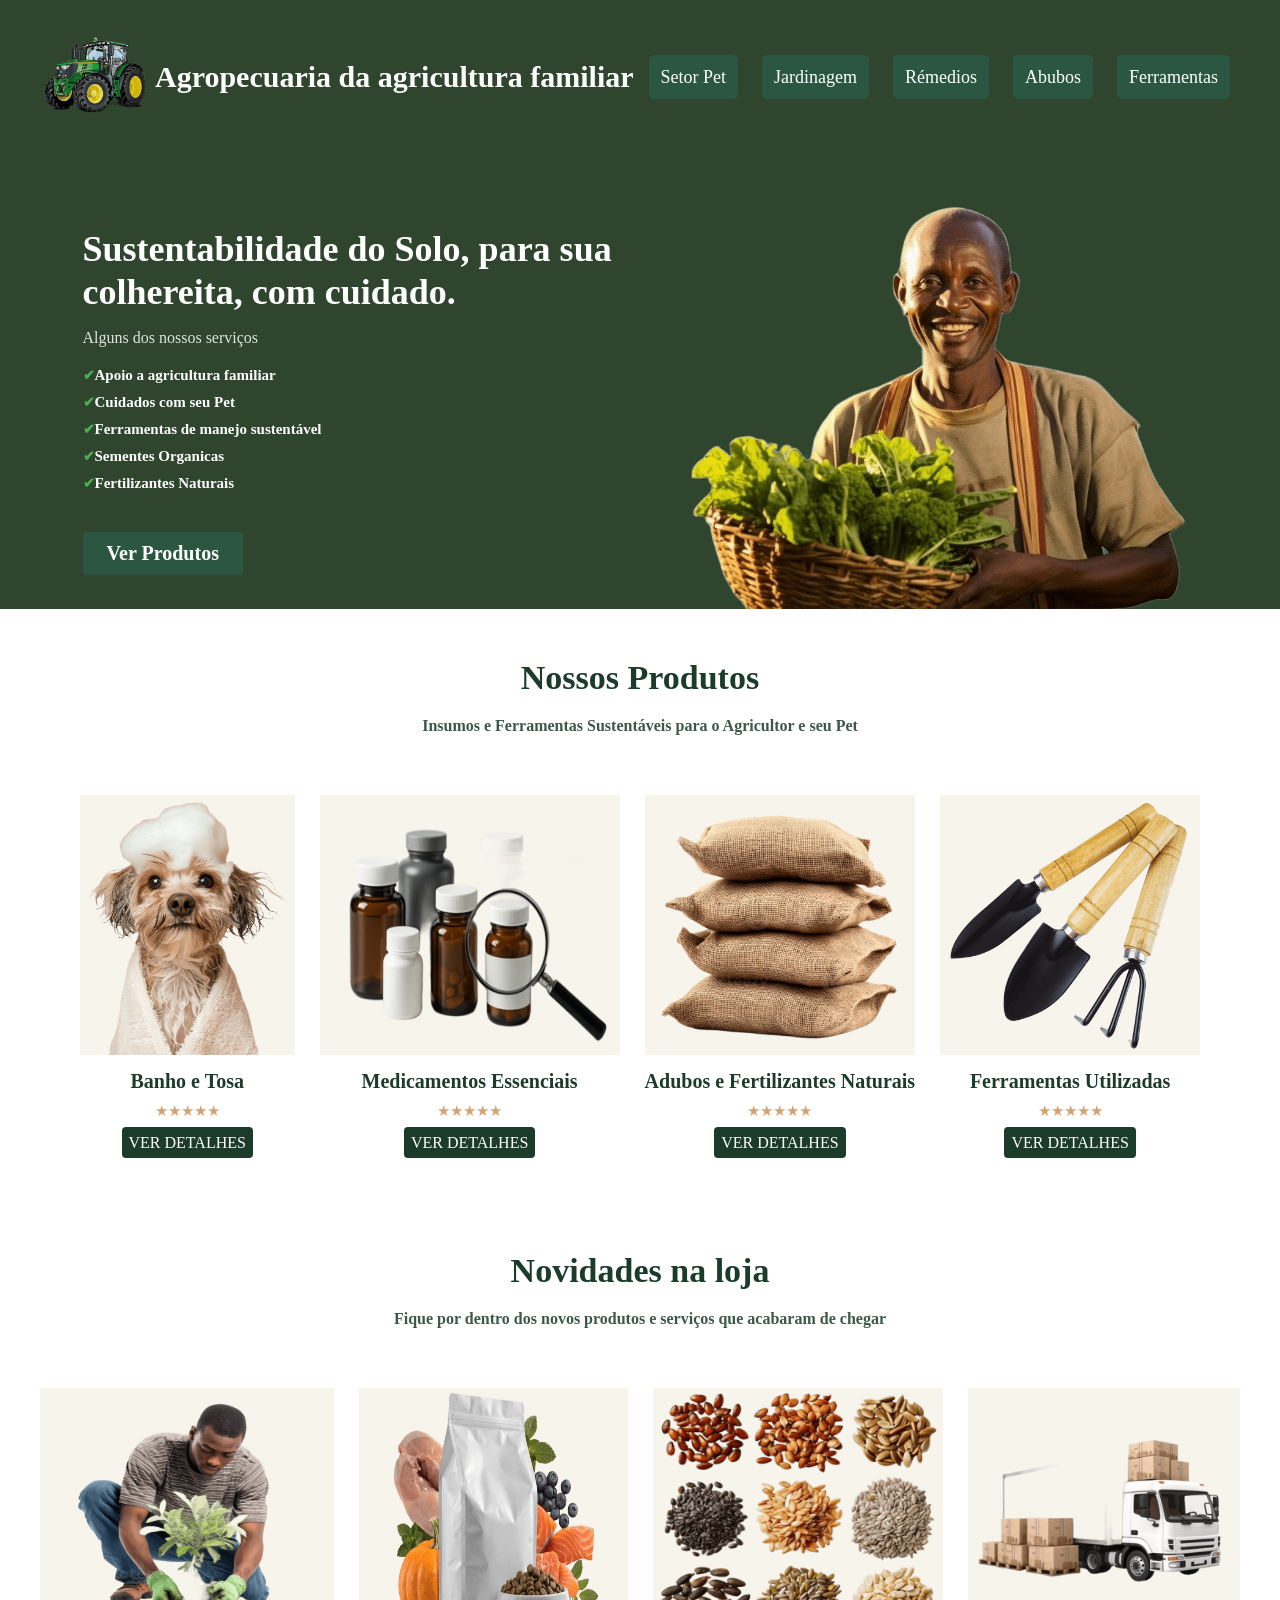
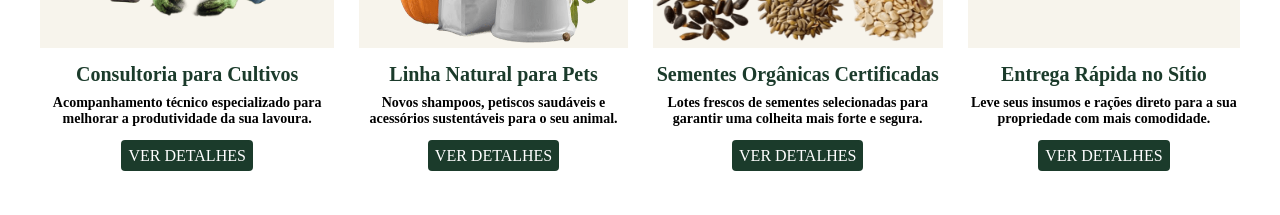
<file: index.html>
<!DOCTYPE html>
<html lang="pt-br">
<head>
    <meta charset="UTF-8">
    <meta name="viewport" content="width=device-width, initial-scale=1.0">
    <link rel="stylesheet" href="styles/home.css">
    <title>home</title>
</head>
<body>
    <header class="fundo-inicial">
    <nav class="nav-bar">
    <div class="menu-navegacao">
        <a href="secao-pet.html">Setor Pet</a>
        <a href="jardinagem.html">Jardinagem</a>
        <a href="remedios.html">Rémedios</a>
        <a href="adubos.html">Abubos</a>
        <a href="ferramentas.hmtl">Ferramentas</a>
    </div>
    <div class="name-agro">
        <strong>Agropecuaria da agricultura familiar</strong>
    </div>
    <div class="logo-agro">
    
        <img src="styles/imgs/icone-s-fundo.png" alt="logotipo da Agropecuaria">
        
    </div>
   </nav>
    <div class="hero-container">
        <div class="hero-texto">
            <h1>Sustentabilidade do Solo, para sua colhereita, com cuidado.</h1>
            <p>Alguns dos nossos serviços</p>
            <ul>
                <li>Apoio a agricultura familiar</li>
                <li>Cuidados com seu Pet</li>
                <li>Ferramentas de manejo sustentável</li>
                <li>Sementes Organicas</li>
                <li>Fertilizantes Naturais</li>
            </ul>
            <a href="produtos.html" class="link-hero">Ver Produtos</a>
        </div>
        <div class="img-hero">
            <img src="styles/imgs/imgagem-nova-s-fundo.png" alt="imagem inicial">
        </div>
    </div>
</header>


    <section class="secao-produtos">
    <div class="titulo-secao">
        <h2>Nossos Produtos</h2>
        <p>Insumos e Ferramentas Sustentáveis para o Agricultor e seu Pet</p>
    </div>

    <div class="cards-container">
        <!-- Item 1: Banho e Tosa -->
        <div class="card-produto">
            <div class="card-img">
                <img src="styles/imgs/pet-s-fund-pq.png" alt="Banho e tosa">
            </div>
            <div class="card-conteudo">
                <h3>Banho e Tosa</h3>
                <div class="estrelas">★★★★★</div>
                <a href="produtos.html" class="btn-detalhes">VER DETALHES</a>
            </div>
        </div>

        <!-- Item 2: Medicamentos Essenciais -->
        <div class="card-produto">
            <div class="card-img">
                <img src="styles/imgs/remedios-s-fund-palto.png" alt="Medicamentos essenciais">
            </div>
            <div class="card-conteudo">
                <h3>Medicamentos Essenciais</h3>
                
                <div class="estrelas">★★★★★</div>
                <a href="produtos.html" class="btn-detalhes">VER DETALHES</a>
            </div>
        </div>

        <!-- Item 3: Adubos e Fertilizantes Naturais -->
        <div class="card-produto">
            <div class="card-img">
                <img src="styles/imgs/adubo-s-fund-pq.png" alt="Adubos e fertilizantes naturais">
            </div>
            <div class="card-conteudo">
                <h3>Adubos e Fertilizantes Naturais</h3>
                
                <div class="estrelas">★★★★★</div>
                <a href="produtos.html" class="btn-detalhes">VER DETALHES</a>
            </div>
        </div>

        <!-- Item 4: Ferramentas Mais Utilizadas -->
        <div class="card-produto">
            <div class="card-img">
                <img src="styles/imgs/jardinagem-s-fd.png" alt="Ferramentas mais utilizadas">
            </div>
            <div class="card-conteudo">
                <h3>Ferramentas Utilizadas</h3>
                <div class="estrelas">★★★★★</div>
                <a href="produtos.html" class="btn-detalhes">VER DETALHES</a>
            </div>
        </div>
    </div>
</section>
         <!-- Parte de novidades -->
   <section class="secao-produtos" class="novidades">
    <div class="titulo-secao">
        <h2>Novidades na loja</h2>
        <p>Fique por dentro dos novos produtos e serviços que acabaram de chegar</p>
    </div> 
    <div class="cards-container">
    <!-- Card 1 (Serviço / Atendimento): -->
            <div class="card-produto">
            <div class="card-img">
                <img src="styles/imgs/plantando-s-fd.png" alt="homem plantando">
            </div>
            <div class="card-conteudo">
                <h3>Consultoria para Cultivos</h3>
                <p>Acompanhamento técnico especializado para melhorar a produtividade da sua lavoura.</p>
                <a href="produtos.html" class="btn-detalhes">VER DETALHES</a>
            </div>
        </div>

         <div class="card-produto">
            <div class="card-img">
                <img src="styles/imgs/racao-s-fd.png" alt="Ferramentas mais utilizadas">
            </div>
            <div class="card-conteudo">
                <h3>Linha Natural para Pets</h3>
                <p>Novos shampoos, petiscos saudáveis e acessórios sustentáveis para o seu animal.</p>
                <a href="produtos.html" class="btn-detalhes">VER DETALHES</a>
            </div>
        </div>

        <div class="card-produto">
            <div class="card-img">
                <img src="styles/imgs/semente-s-fd.png" alt="sementes mais utilizadas">
            </div>
            <div class="card-conteudo">
                <h3>Sementes Orgânicas Certificadas</h3>
                <p>Lotes frescos de sementes selecionadas para garantir uma colheita mais forte e segura.</p>
                <a href="produtos.html" class="btn-detalhes">VER DETALHES</a>
            </div>
        </div>

        <div class="card-produto">
            <div class="card-img">
                <img src="styles/imgs/entrega.png" alt="Ferramentas mais utilizadas">
            </div>
            <div class="card-conteudo">
                <h3>Entrega Rápida no Sítio</h3>
                <p>Leve seus insumos e rações direto para a sua propriedade com mais comodidade.</p>
                <a href="produtos.html" class="btn-detalhes">VER DETALHES</a>
            </div>
        </div>
        </div>
   </section>
   
</body>
</html>
</file>
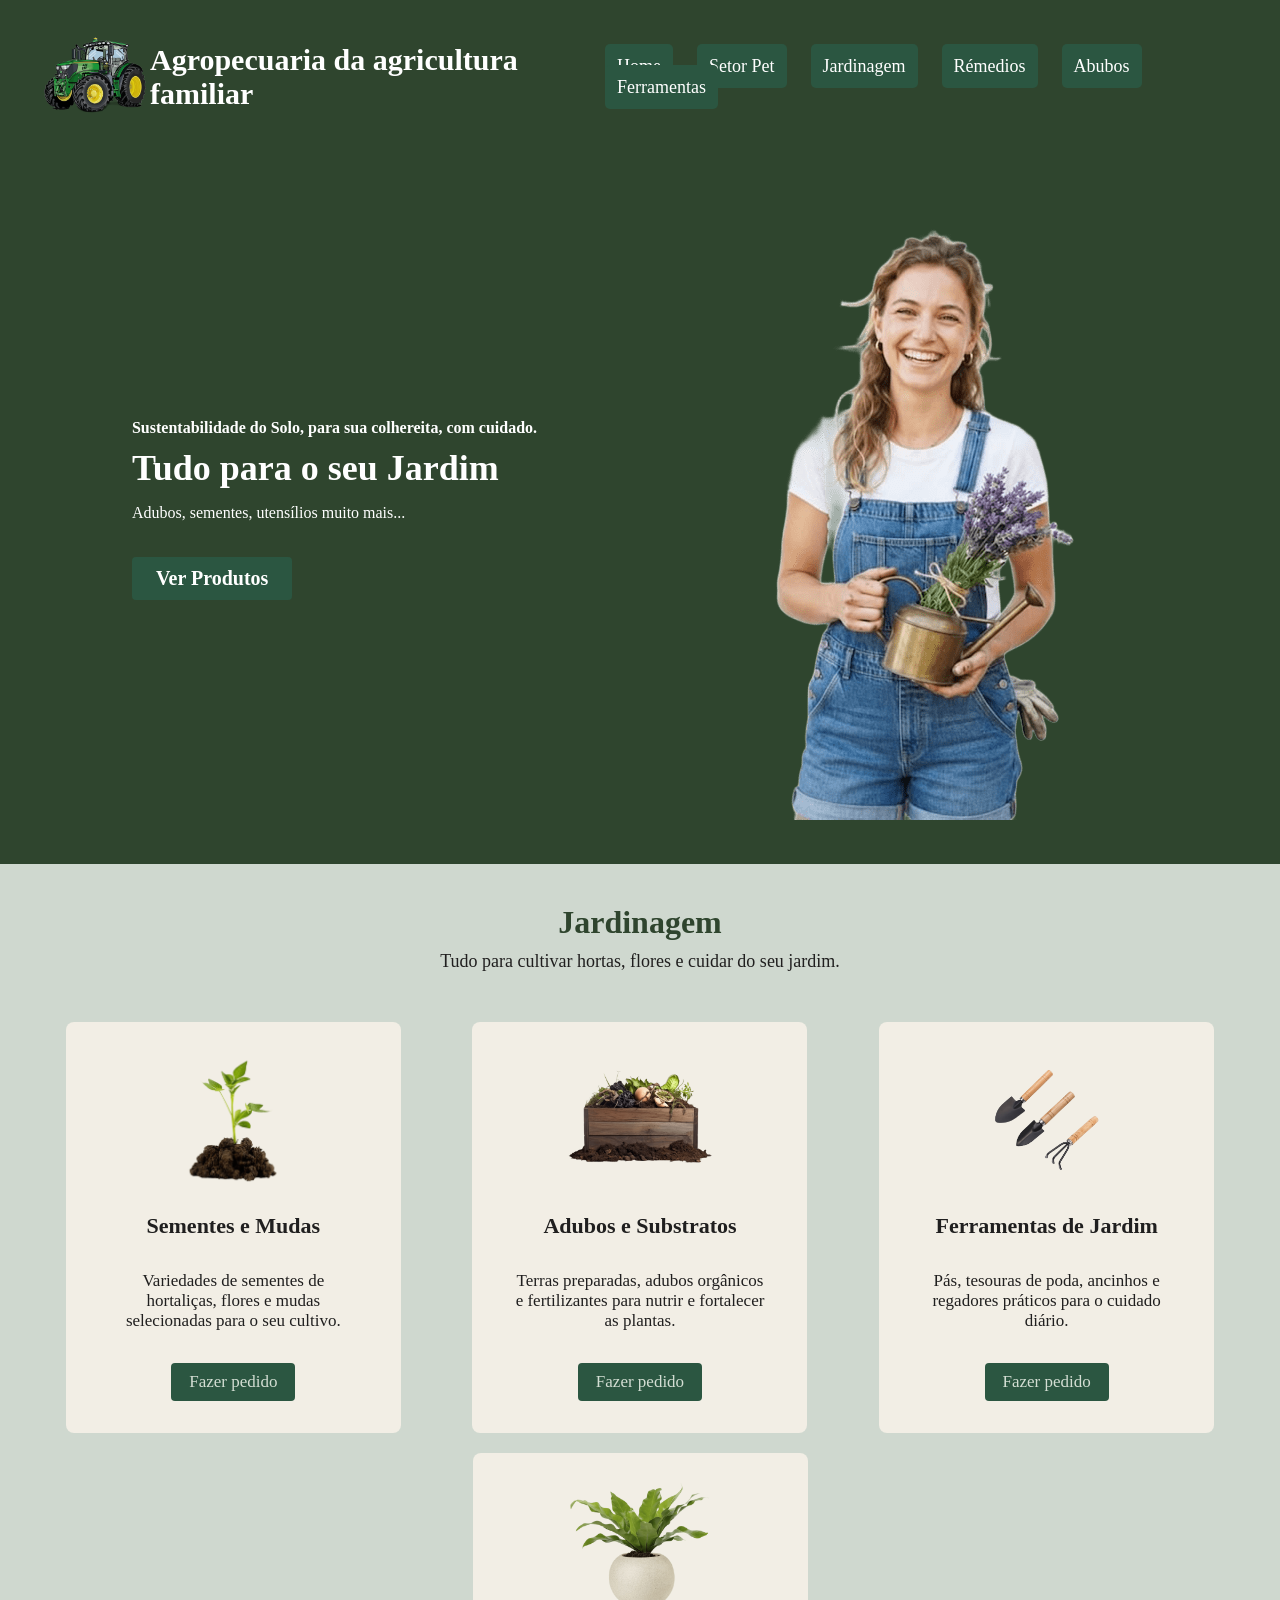
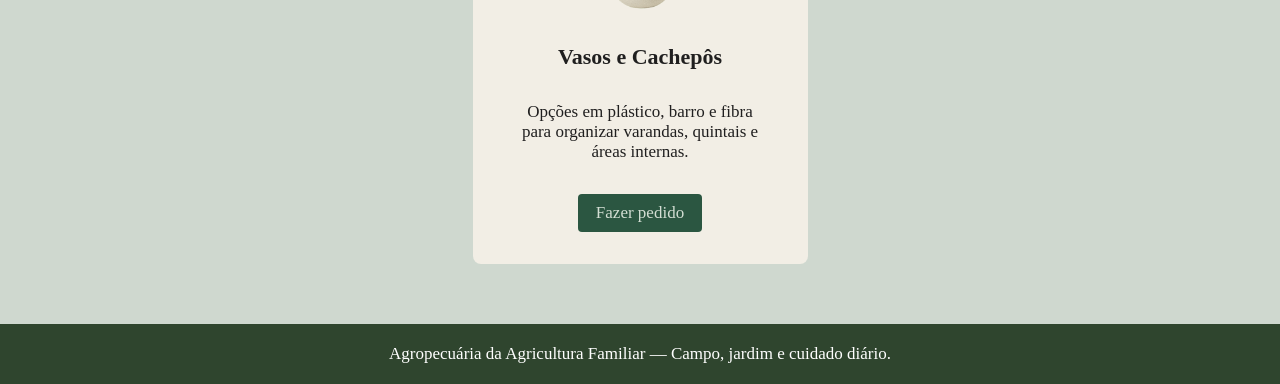
<file: jardinagem.html>
<!DOCTYPE html>
<html lang="en">
<head>
    <meta charset="UTF-8">
    <meta name="viewport" content="width=device-width, initial-scale=1.0">
    <link rel="stylesheet" href="styles/jardinagem.css">
    <title>Jardinagem</title>
</head>
<body>
  

<header class="fundo-inicial">
<nav class="nav-bar">
    <div class="menu-navegacao">
        <a href="index.html">Home</a>
        <a href="secao-pet.html">Setor Pet</a>
        <a href="jardinagem.html">Jardinagem</a>
        <a href="remedios.html">Rémedios</a>
        <a href="adubos.html">Abubos</a>
        <a href="ferramentas.html">Ferramentas</a>
    </div>
    <div class="name-agro">
        <strong>Agropecuaria da agricultura familiar</strong>
    </div>
    <div class="logo-agro">
        
        <img src="styles/imgs/icone-s-fundo.png" alt="logotipo da Agropecuaria">
        
    </div>
</nav>
<div class="hero-container">
    <div class="hero-texto">
        <strong>Sustentabilidade do Solo, para sua colhereita, com cuidado.</strong>
            <h1>Tudo para o seu Jardim</h1>
            <p>Adubos, sementes, utensílios  muito mais...</p>
            
            <a href="produtos.html" class="link-hero">Ver Produtos</a>
        </div>
        <div class="img-hero">
            <img src="styles/jardinagem/jardim.png" alt="imagem inicial">
        </div>
    </div>
</header>


    <section class="secao-jardinagem">
      <h1>Jardinagem</h1>
      <p class="subtitulo-secao">Tudo para cultivar hortas, flores e cuidar do seu jardim.</p>

    <div class="grade-jardinagem">

        <section class="container-jardim">
          <div class="item-jardim">
            <img src="styles/jardinagem/planta.png" alt="Sementes e mudas">
            <h2>Sementes e Mudas</h2>
          </div>
          <div class="conteudo-jardim">
            <p>Variedades de sementes de hortaliças, flores e mudas selecionadas para o seu cultivo.</p>
          </div>
          <a href="detalhes.html?item=sementes-mudas" class="btn-pedido">Fazer pedido</a>
        </section>

        <section  class="container-jardim">
          <div class="item-jardim">
            <img src="styles/jardinagem/ADUBOS.png" alt="Adubos e substratos">
            <h2>Adubos e Substratos</h2>
          </div>
          <div class="conteudo-jardim">
            <p>Terras preparadas, adubos orgânicos e fertilizantes para nutrir e fortalecer as plantas.</p>
          </div>
          <a href="detalhes.html?item=adubos-substratos" class="btn-pedido">Fazer pedido</a>
        </section>

        <section class="container-jardim">
          <div class="item-jardim">
            <img src="styles/jardinagem/ferramentas.png" alt="Ferramentas de jardim">
            <h2>Ferramentas de Jardim</h2>
          </div>
          <div class="conteudo-jardim">
            <p>Pás, tesouras de poda, ancinhos e regadores práticos para o cuidado diário.</p>
          </div>
          <a href="detalhes.html?item=ferramentas-jardim" class="btn-pedido">Fazer pedido</a>
        </section>

        <section class="container-jardim">
          <div class="item-jardim">
            <img src="styles/jardinagem/vasos.png" alt="Vasos e cachepôs">
            <h2>Vasos e Cachepôs</h2>
          </div>
          <div class="conteudo-jardim">
            <p>Opções em plástico, barro e fibra para organizar varandas, quintais e áreas internas.</p>
          </div>
          <a href="detalhes.html?item=vasos-cachepos" class="btn-pedido">Fazer pedido</a>
        </section>

      </div>
    </section>
  

  <footer class="rodape">
    <p>Agropecuária da Agricultura Familiar — Campo, jardim e cuidado diário.</p>
  </footer>


</body>
</html>
</file>
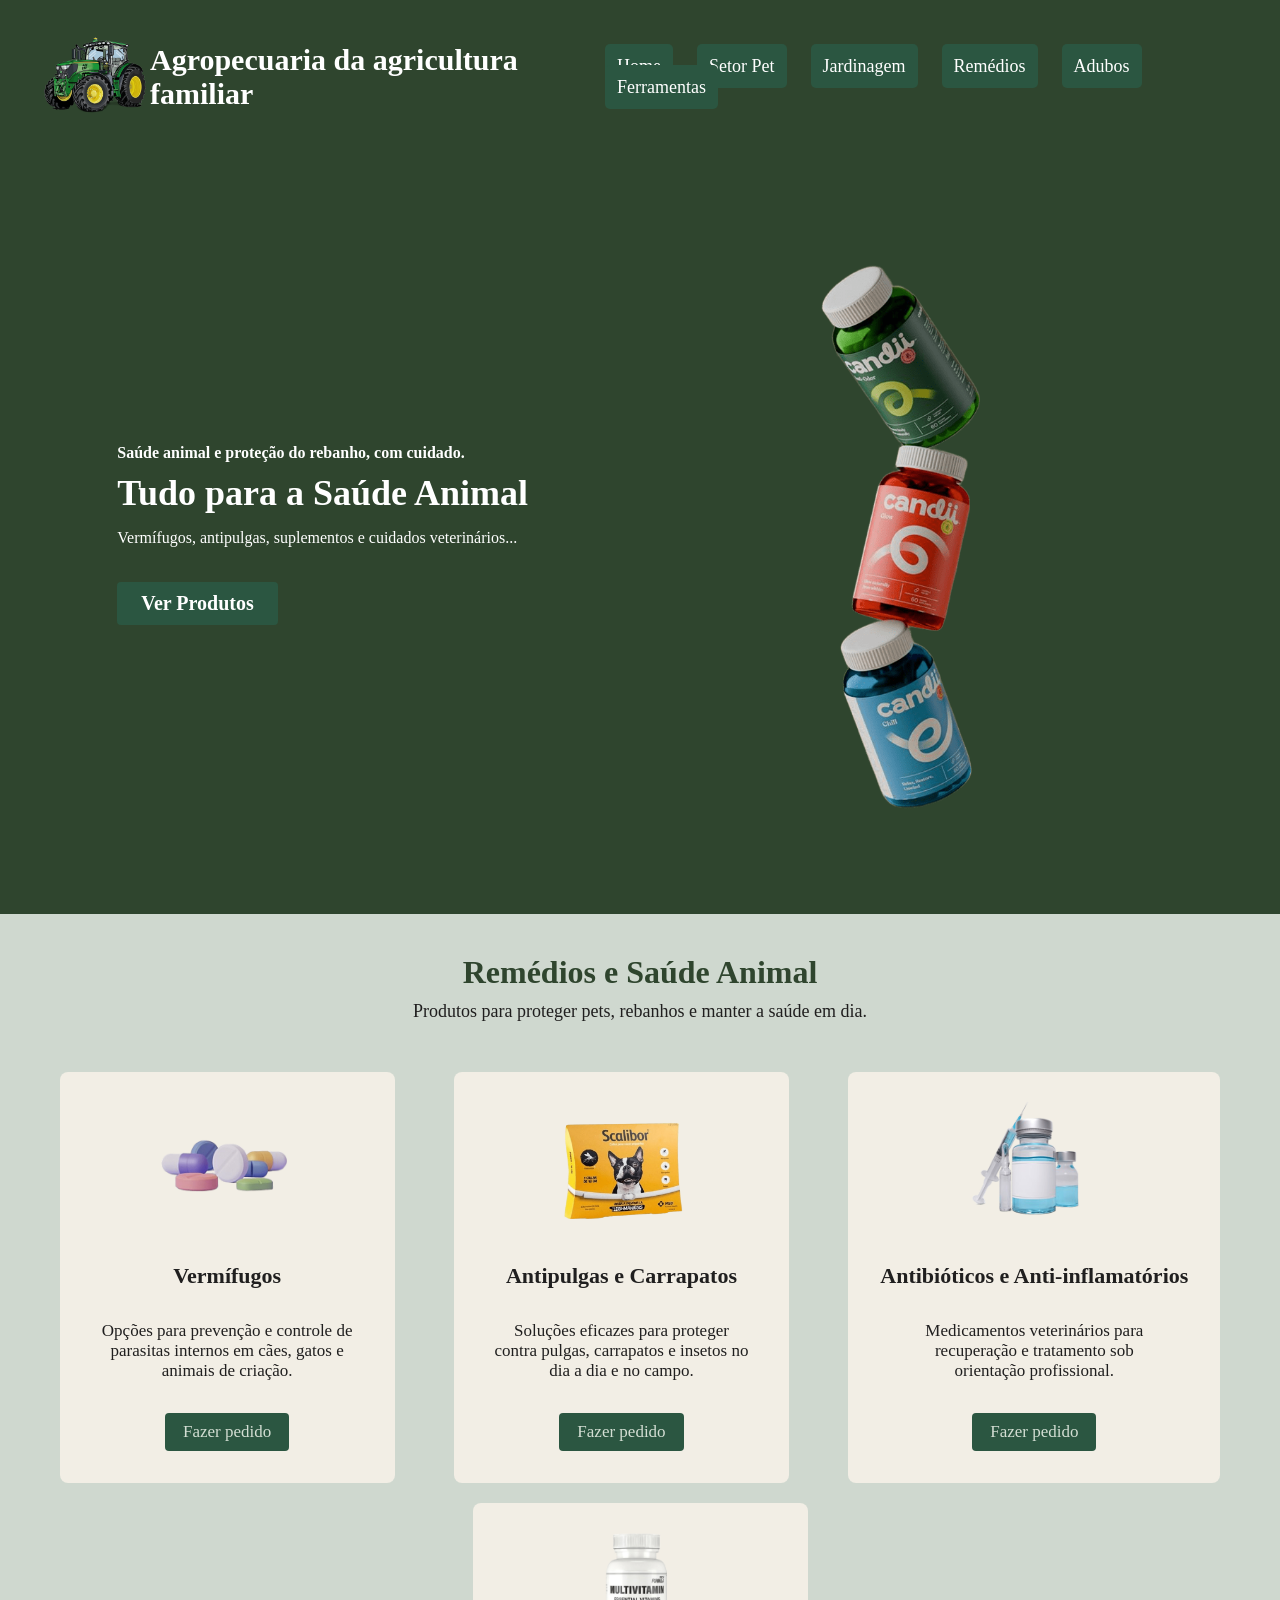
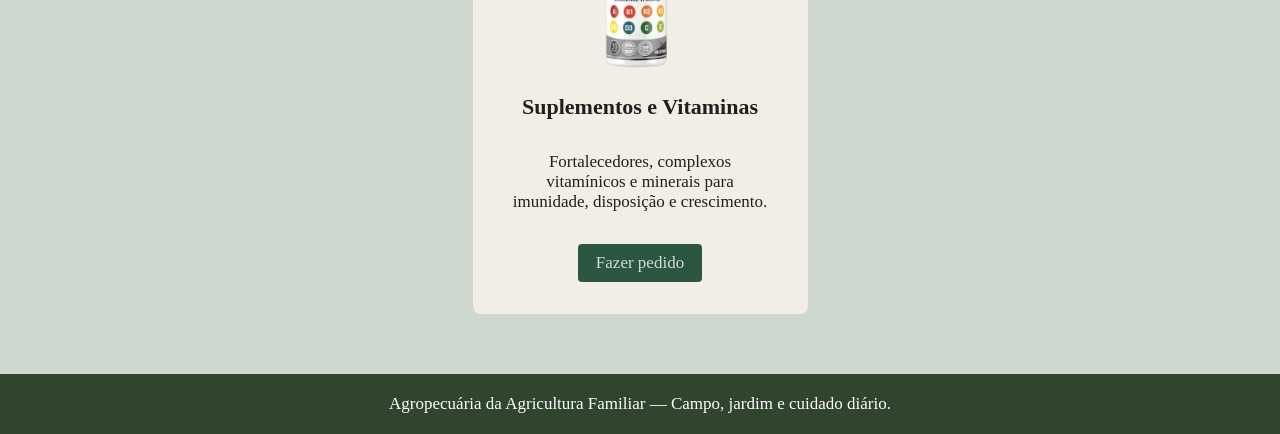
<file: remedios.html>
<!DOCTYPE html>
<html lang="pt-br">
<head>
    <meta charset="UTF-8">
    <meta name="viewport" content="width=device-width, initial-scale=1.0">
    <link rel="stylesheet" href="styles/remedios.css">
    <title>Remédios</title>
</head>
<body>

<header class="fundo-inicial">
    <nav class="nav-bar">
        <div class="menu-navegacao">
            <a href="index.html">Home</a>
            <a href="secao-pet.html">Setor Pet</a>
            <a href="jardinagem.html">Jardinagem</a>
            <a href="remedios.html">Remédios</a>
            <a href="adubos.html">Adubos</a>
            <a href="ferramentas.html">Ferramentas</a>
        </div>
        <div class="name-agro">
            <strong>Agropecuaria da agricultura familiar</strong>
        </div>
        <div class="logo-agro">
            <img src="styles/imgs/icone-s-fundo.png" alt="logotipo da Agropecuaria">
        </div>
    </nav>

    <div class="hero-container">
        <div class="hero-texto">
            <strong>Saúde animal e proteção do rebanho, com cuidado.</strong>
            <h1>Tudo para a Saúde Animal</h1>
            <p>Vermífugos, antipulgas, suplementos e cuidados veterinários...</p>
            <a href="produtos.html" class="link-hero">Ver Produtos</a>
        </div>
        <div class="img-hero">
            <img src="styles/remedios/img-pri.png" alt="imagem inicial de cuidados e saúde animal">
        </div>
    </div>
</header>

<section class="secao-remedios">
    <h1>Remédios e Saúde Animal</h1>
    <p class="subtitulo-secao">Produtos para proteger pets, rebanhos e manter a saúde em dia.</p>

    <div class="grade-remedios">

        <section class="container-remedio">
            <div class="item-remedio">
                <img src="styles/remedios/remedios01.png" alt="Vermífugos">
                <h2>Vermífugos</h2>
            </div>
            <div class="conteudo-remedio">
                <p>Opções para prevenção e controle de parasitas internos em cães, gatos e animais de criação.</p>
            </div>
            <a href="detalhes.html?item=vermifugos" class="btn-pedido">Fazer pedido</a>
        </section>

        <section class="container-remedio">
            <div class="item-remedio">
                <img src="styles/remedios/carrapato.png" alt="Antipulgas e carrapatos">
                <h2>Antipulgas e Carrapatos</h2>
            </div>
            <div class="conteudo-remedio">
                <p>Soluções eficazes para proteger contra pulgas, carrapatos e insetos no dia a dia e no campo.</p>
            </div>
            <a href="detalhes.html?item=antipulgas-carrapatos" class="btn-pedido">Fazer pedido</a>
        </section>

        <section class="container-remedio">
            <div class="item-remedio">
                <img src="styles/remedios/antibiotico.png" alt="Antibióticos e anti-inflamatórios">
                <h2>Antibióticos e Anti-inflamatórios</h2>
            </div>
            <div class="conteudo-remedio">
                <p>Medicamentos veterinários para recuperação e tratamento sob orientação profissional.</p>
            </div>
            <a href="detalhes.html?item=antibioticos-antiinflamatorios" class="btn-pedido">Fazer pedido</a>
        </section>

        <section class="container-remedio">
            <div class="item-remedio">
                <img src="styles/remedios/vitaminas.png" alt="Suplementos e vitaminas">
                <h2>Suplementos e Vitaminas</h2>
            </div>
            <div class="conteudo-remedio">
                <p>Fortalecedores, complexos vitamínicos e minerais para imunidade, disposição e crescimento.</p>
            </div>
            <a href="detalhes.html?item=suplementos-vitaminas" class="btn-pedido">Fazer pedido</a>
        </section>

    </div>
</section>

<footer class="rodape">
    <p>Agropecuária da Agricultura Familiar — Campo, jardim e cuidado diário.</p>
</footer>

</body>
</html>
</file>
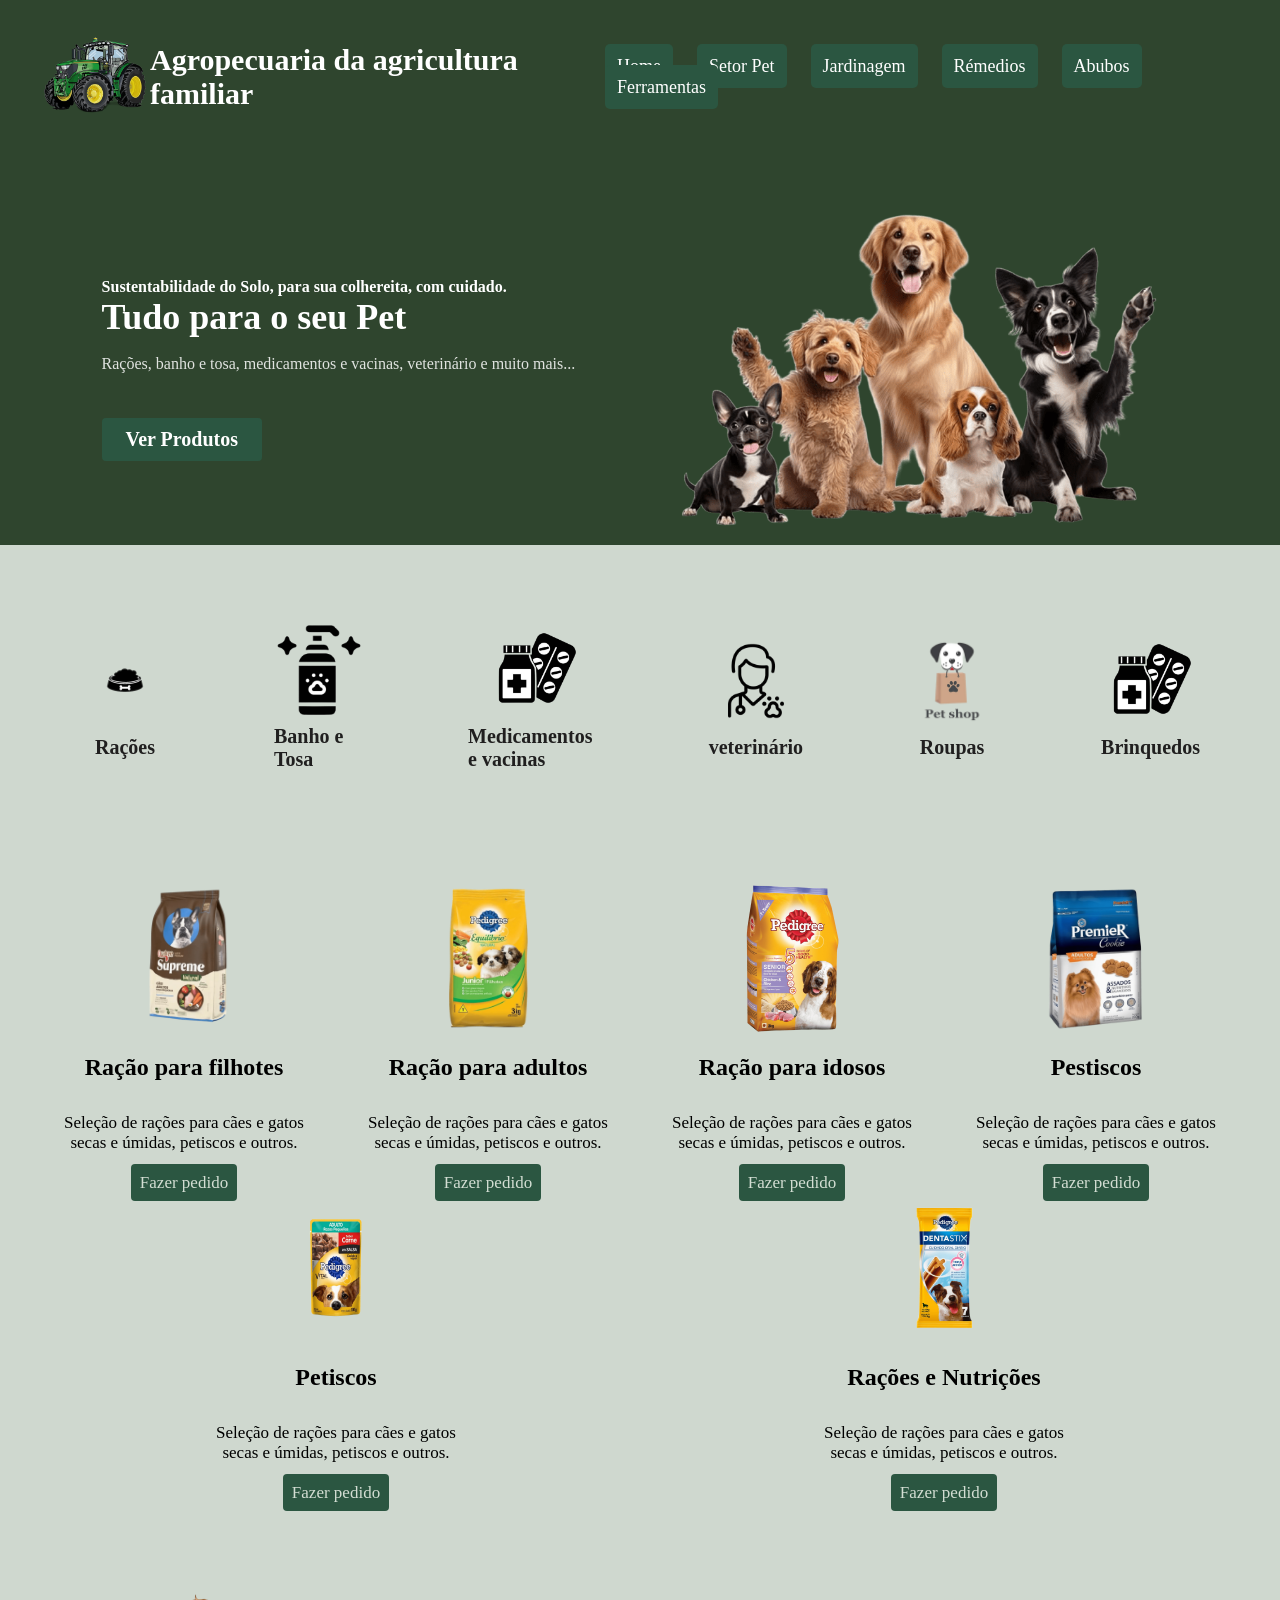
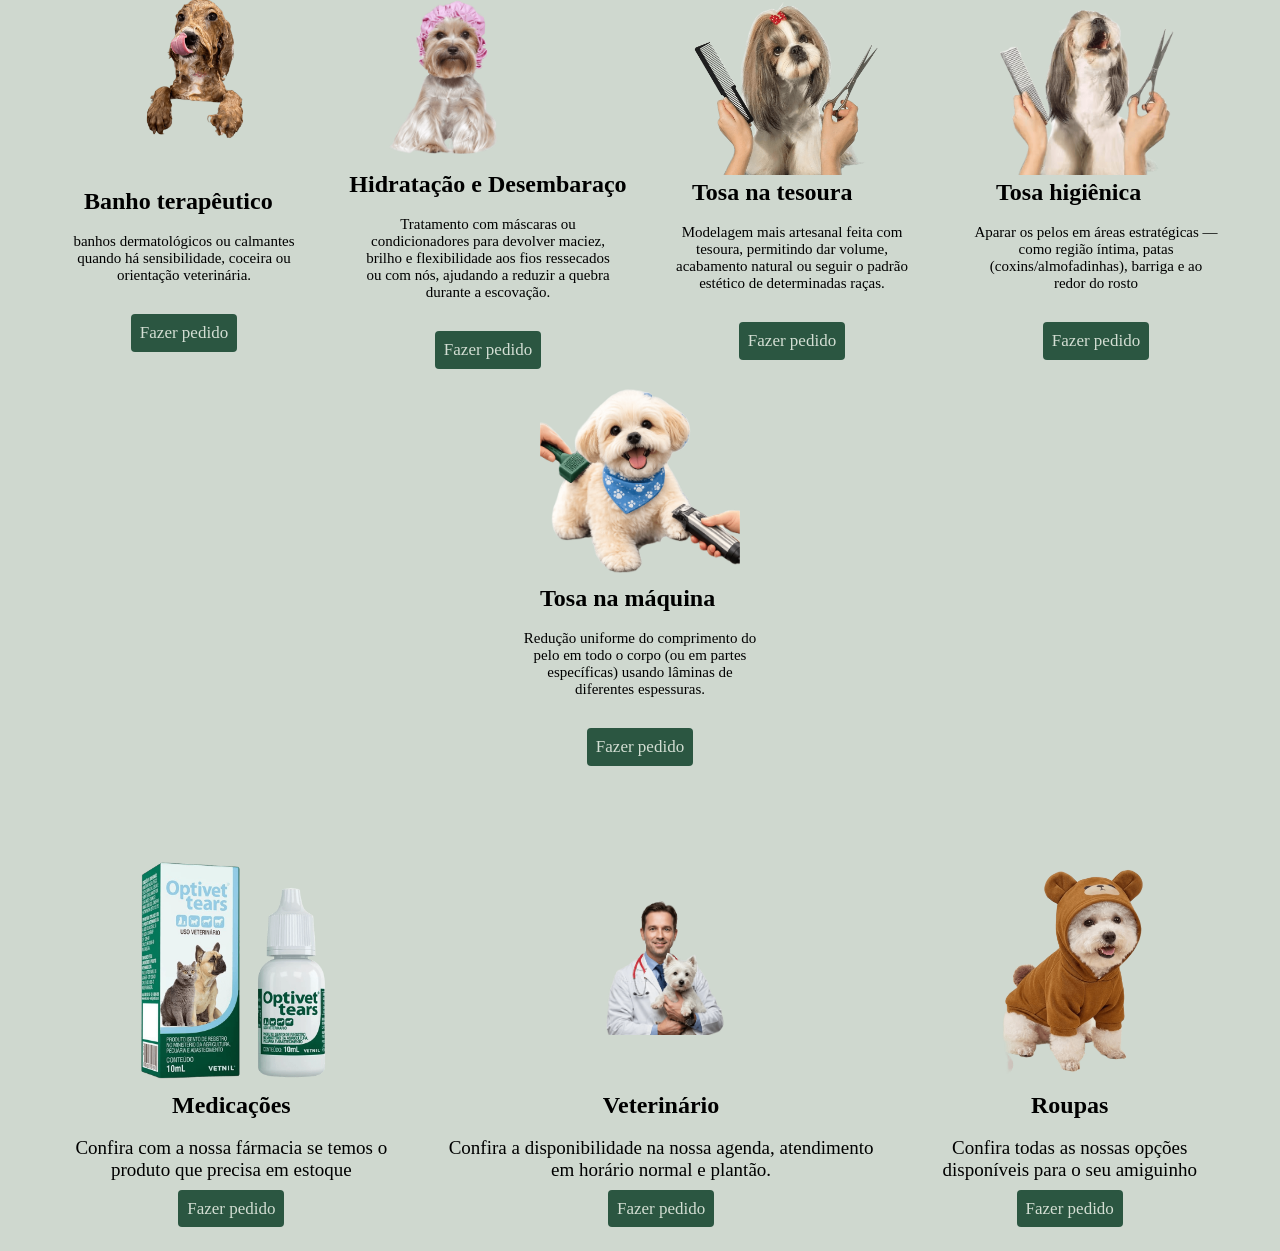
<file: secao-pet.html>
<!DOCTYPE html>
<html lang="pt-br">
<head>
<meta charset="UTF-8">
<meta name="viewport" content="width=device-width, initial-scale=1.0">
<link rel="stylesheet" href="styles/pet.css">
<title>Setor pet</title>
</head>
<body>


<header class="fundo-inicial">
<nav class="nav-bar">
    <div class="menu-navegacao">
        <a href="index.html">Home</a>
        <a href="secao-pet.html">Setor Pet</a>
        <a href="Jardinagem.html">Jardinagem</a>
        <a href="remedios.html">Rémedios</a>
        <a href="adubos.html">Abubos</a>
        <a href="ferramentas.html">Ferramentas</a>
    </div>
    <div class="name-agro">
        <strong>Agropecuaria da agricultura familiar</strong>
    </div>
    <div class="logo-agro">
        
        <img src="styles/imgs/icone-s-fundo.png" alt="logotipo da Agropecuaria">
        
    </div>
</nav>
<div class="hero-container">
    <div class="hero-texto">
        <strong>Sustentabilidade do Solo, para sua colhereita, com cuidado.</strong>
            <h1>Tudo para o seu Pet</h1>
            <p>Rações, banho e tosa, medicamentos e vacinas, veterinário e muito mais...</p>
            
            <a href="produtos.html" class="link-hero">Ver Produtos</a>
        </div>
        <div class="img-hero">
            <img src="styles/img-pet/cachorros04-sf.png" alt="imagem inicial">
        </div>
    </div>
</header>
<div class="faixa-links">
    <div class="pet-faixa-link">
        <img src="styles/imgs/pote-pet.png" alt="">
        <a href="#racoes">Rações</a>
    </div>
    
    <div class="pet-faixa-link">
        <img src="styles/imgs/banho.png" alt="banho pet">
        <a href="#banho">Banho e Tosa</a>
    </div>
    
    <div class="pet-faixa-link">
        <img src="styles/imgs/remedio-pet-sf.png" alt="medicacao">
        <a href="#medicacao">Medicamentos e vacinas</a>
    </div>
    
    <div class="pet-faixa-link">
        <img src="styles/imgs/veterinario-pet-sf.png" alt="veterinario">
        <a href="#veterinario">veterinário</a>
    </div>
    
    <div class="pet-faixa-link">
        <img src="styles/imgs/roupa-pet-sf.png" alt="">
        <a href="#roupas">Roupas</a>
    </div>
    
    <div class="pet-faixa-link">
        <img src="styles/imgs/remedio-pet-sf.png" alt="remedios">
        <a href="#brinquedos">Brinquedos</a>
    </div>
  </div> 
<!--   RACOES E COMIDAS DE PET -->
<section class="container-hero-pet">


    <section class="container-pet ">
            <div class="racao-pet">
                <img src="styles/img-pet/racao-adulto.png" alt="">
                <h2>Ração para filhotes</h2>
            </div>
            <div class="conteudo-racao">
                <p>Seleção de rações para cães e gatos secas e úmidas, petiscos e outros.</p>
            </div> 
            <a href="#">Fazer pedido</a>
        </section> 

        
     <section class="container-pet ">
            <div class="racao-pet">
                <img src="styles/img-pet/racao-filhote.png" alt="">
                <h2>Ração para adultos</h2>
            </div>
            <div class="conteudo-racao">
                <span></span>
                <p>Seleção de rações para cães e gatos secas e úmidas, petiscos e outros.</p>
            </div> 
            <a href="#">Fazer pedido</a>
        </section>

        
    <section class="container-pet ">
            <div class="racao-pet">
                <img src="styles/img-pet/racao-senior.png" alt="">
                <h2>Ração para idosos</h2>
            </div>
            <div class="conteudo-racao">
                <p>Seleção de rações para cães e gatos secas e úmidas, petiscos e outros.</p>
            </div> 
            <a href="#">Fazer pedido</a>
        </section>

       
    <section class="container-pet ">
            <div class="racao-pet">
                <img src="styles/img-pet/petisco-01.png" alt="">
                <h2>Pestiscos</h2>
            </div>
            <div class="conteudo-racao">
                <span></span>
                <p>Seleção de rações para cães e gatos secas e úmidas, petiscos e outros.</p>
            </div> 
            <a href="#">Fazer pedido</a>
        </section>

        
    <section class="container-pet ">
            <div class="racao-pet">
                <img src="styles/img-pet/pestisco02.png" alt="">
                <h2>Petiscos</h2>
            </div>
            <div class="conteudo-racao">
                <span></span>
                <p>Seleção de rações para cães e gatos secas e úmidas, petiscos e outros.</p>
            </div> 
            <a href="#">Fazer pedido</a>
        </section>
       
    <section class="container-pet ">
            <div class="racao-pet">
                <img src="styles/img-pet/petisco03.png" alt="">
                <h2>Rações e Nutrições</h2>
            </div>
            <div class="conteudo-racao">
                <p>Seleção de rações para cães e gatos secas e úmidas, petiscos e outros.</p>
            </div> 
            <a href="#">Fazer pedido</a>
        </section>
</section> 
    <!-- ITENS BANHO E TOSA -->
  <section class="banho-tosa">   


    <section class="container-banho ">
            <div class="banho-pet">
                <img src="styles/img-pet/pet-alternativo.png" alt="">
                <h2>Banho terapêutico</h2>
            </div>
            <div class="conteudo-banho">
                <p>banhos dermatológicos ou calmantes quando há sensibilidade, coceira ou orientação veterinária.</p>
            </div> 
            <a href="#">Fazer pedido</a>
    </section>
  

     <section class="container-banho ">
            <div class="banho-pet">
                <img src="styles/img-pet/hidratacao.png" alt="">
                <h2>Hidratação e Desembaraço</h2>
            </div>
            <div class="conteudo-banho">
                <p>Tratamento com máscaras ou condicionadores para devolver maciez, brilho e flexibilidade aos fios ressecados ou com nós, ajudando a reduzir a quebra durante a escovação.</p>
            </div> 
            <a href="#">Fazer pedido</a>
    </section>

    <section class="container-banho ">
            <div class="banho-pet">
                <img src="styles/img-pet/tosa-tesoura.png" alt="">
                <h2>Tosa na tesoura</h2>
            </div>
            <div class="conteudo-banho">
                <p>Modelagem mais artesanal feita com tesoura, permitindo dar volume, acabamento natural ou seguir o padrão estético de determinadas raças.</p>
            </div> 
            <a href="#">Fazer pedido</a>
    </section>

    <section class="container-banho ">
            <div class="banho-pet">
                <img src="styles/img-pet/higieenica.png" alt="">
                <h2>Tosa higiênica</h2>
            </div>
            <div class="conteudo-banho">
                <p>Aparar os pelos em áreas estratégicas — como região íntima, patas (coxins/almofadinhas), barriga e ao redor do rosto</p>
            </div> 
            <a href="#">Fazer pedido</a>
    </section>

    <section class="container-banho ">
            <div class="banho-pet">
                <img src="styles/img-pet/tosa-maquina.png" alt="">
                <h2>Tosa na máquina</h2>
            </div>
            <div class="conteudo-banho">
                <p>Redução uniforme do comprimento do pelo em todo o corpo (ou em partes específicas) usando lâminas de diferentes espessuras.</p>
            </div> 
            <a href="#">Fazer pedido</a>
    </section> 
  </section>

  <section class="container-final">


    <section class="container-final-caixa ">
            <div class="ultimo-pet">
                <img src="styles/img-pet/remedio.png" alt="">
                <h2>Medicações</h2>
            </div>
            <div class="conteudo-mensagem">
                
                <p>Confira com a nossa fármacia se temos o produto que precisa em estoque</p>
            </div> 
            <a href="#">Fazer pedido</a>
    </section>

    <section class="container-final-caixa ">
            <div class="ultimo-pet">
                <img src="styles/img-pet/veterinario.png" alt="">
                <h2>Veterinário</h2>
            </div>
            <div class="conteudo-mensagem">
                
                <p>Confira a disponibilidade na nossa agenda, atendimento em horário normal e plantão.</p>
            </div> 
            <a href="#">Fazer pedido</a>
    </section>

    <section class="container-final-caixa">
            <div class="ultimo-pet">
                <img src="styles/img-pet/roupa.png" alt="">
                <h2>Roupas</h2>
            </div>
            <div class="conteudo-mensagem">
                
                <p>Confira todas as nossas opções disponíveis para o seu amiguinho</p>
            </div> 
            <a href="#">Fazer pedido</a>
    </section>
  </section>
   
  
  </section>
  </body>
</html>
</file>
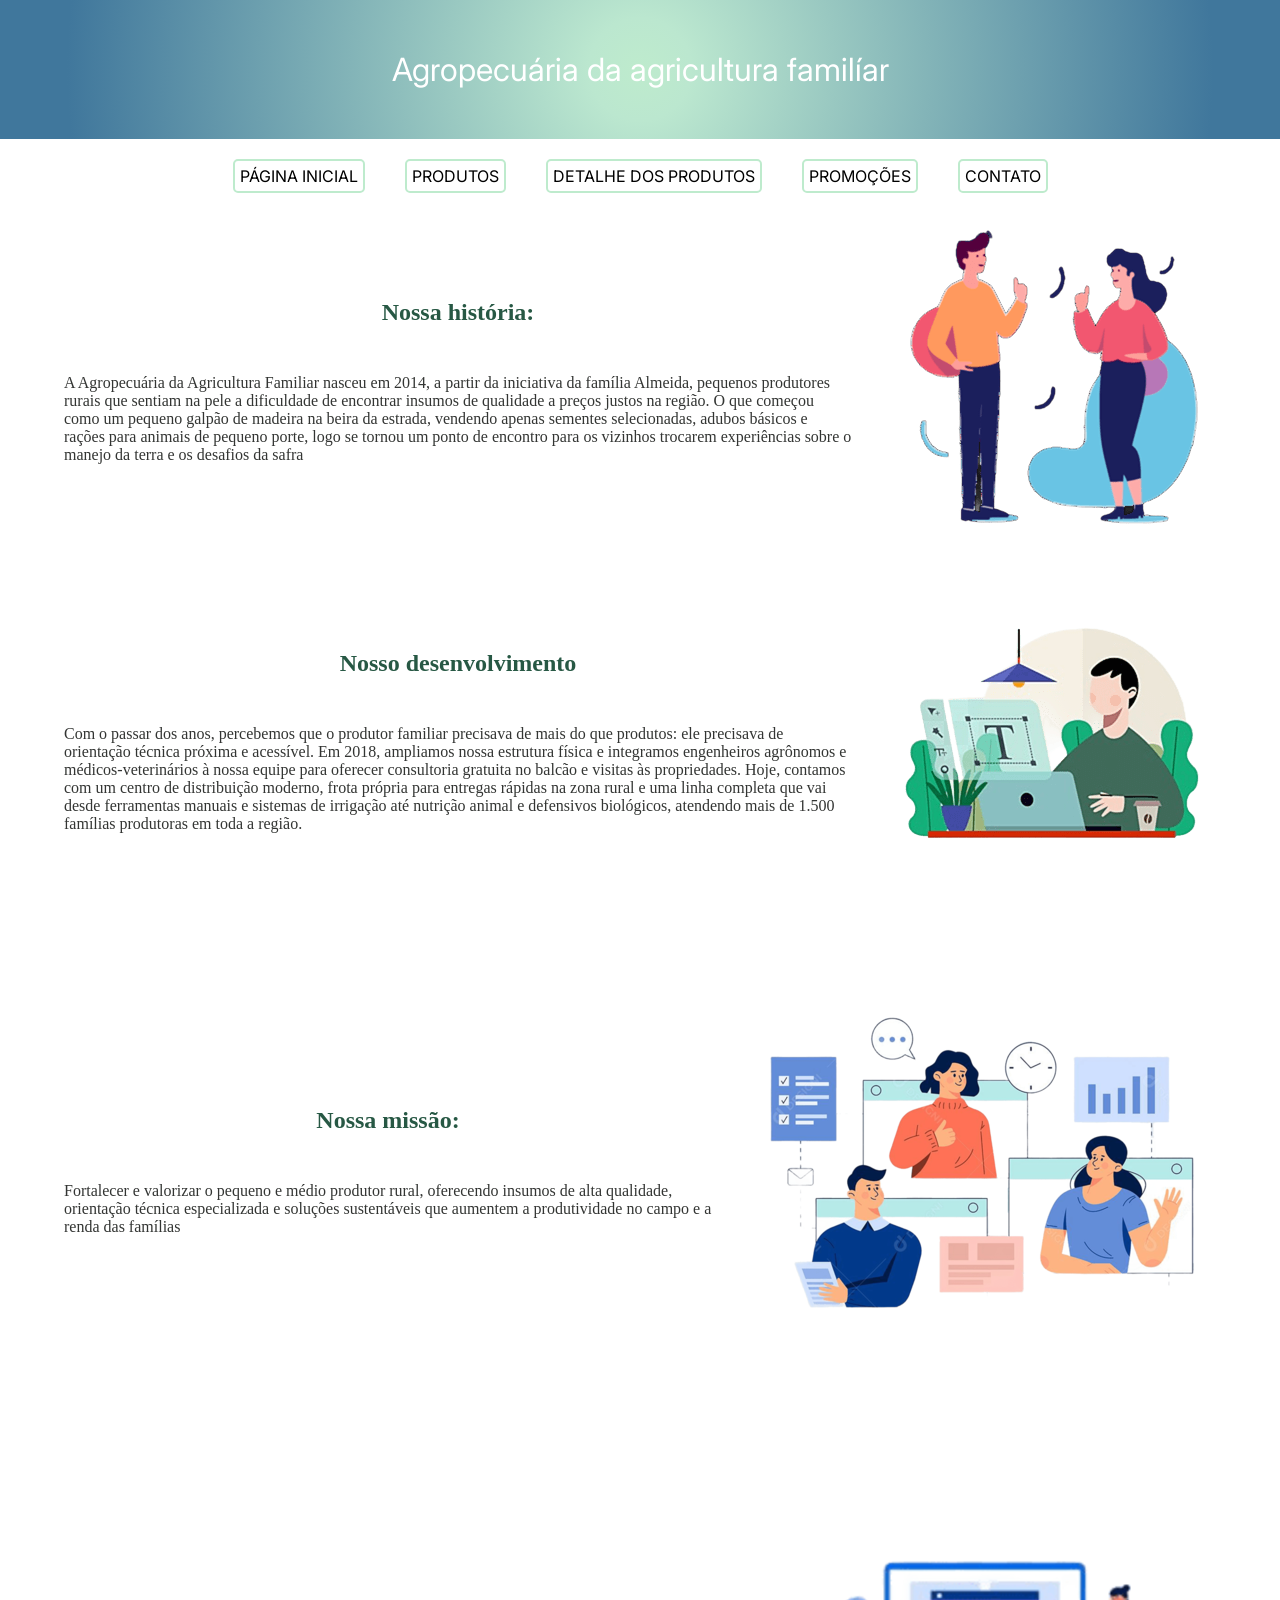
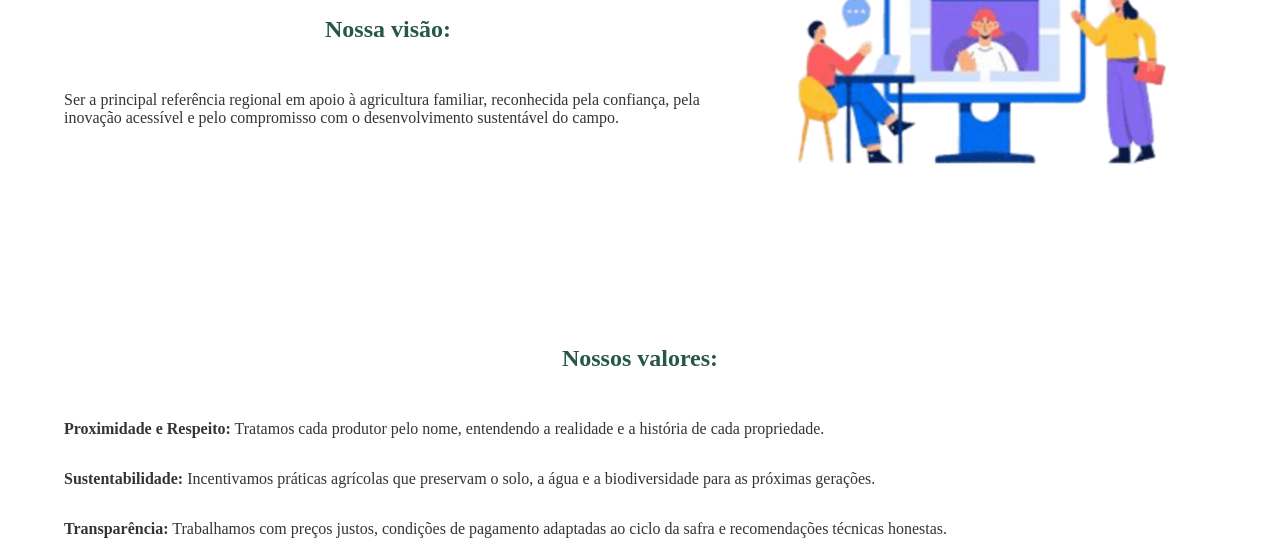
<file: sobre.html>
<!DOCTYPE html>
<html lang="en">

<head>
    <meta charset="UTF-8">
    <meta name="viewport" content="width=device-width, initial-scale=1.0">
    <link rel="stylesheet" href="style.css">
    <title>Document</title>
</head>

<body>

    <div class="fundo-inicial">
        <div class="tema-principal">
            <h1>Agropecuária da agricultura familíar</h1>
        </div>
    </div>
    <div class="menu-navegacao">
        <a href="index.html">Página inicial</a>
        <a href="produtos.html">Produtos</a>
        <a href="detalhe.html">Detalhe dos Produtos</a>
        <a href="promocoes.html">Promoções</a>
        <a href="contato.html">Contato</a>
    </div>

    <div class="container" id="container01">
        <div class="texto" >
            <h2>Nossa história:</h2> <!-- NOSSA HISTORIA -->
            <p>A Agropecuária da Agricultura Familiar nasceu em 2014, a partir da iniciativa da família Almeida,
                pequenos produtores rurais que sentiam na pele a dificuldade de encontrar insumos de qualidade a preços
                justos na região. O que começou como um pequeno galpão de madeira na beira da estrada, vendendo apenas
                sementes selecionadas, adubos básicos e rações para animais de pequeno porte, logo se tornou um ponto de
                encontro para os vizinhos trocarem experiências sobre o manejo da terra e os desafios da safra</p>
        </div>
        <div class="imagem">
            <img src="styles/imgs/convers (1).png" alt="primeiro local">
        </div>
    </div>


    <div class="container">
        <div class="texto"><!-- NOSSO DESENOLVIMENTO -->
            <h2>Nosso desenvolvimento</h2>
            <p>Com o passar dos anos, percebemos que o produtor familiar precisava de mais do que produtos: ele
                precisava de orientação técnica próxima e acessível. Em 2018, ampliamos nossa estrutura física e
                integramos engenheiros agrônomos e médicos-veterinários à nossa equipe para oferecer consultoria
                gratuita no balcão e visitas às propriedades.
                Hoje, contamos com um centro de distribuição moderno, frota própria para entregas rápidas na zona rural
                e uma linha completa que vai desde ferramentas manuais e sistemas de irrigação até nutrição animal e
                defensivos biológicos, atendendo mais de 1.500 famílias produtoras em toda a região.</p>
        </div>
        <div class="imagem">
            <img src="styles/imgs/img.png" alt="primeiro local">
        </div>
    </div>


    <div class="container"> <!--NOSSA MISSÃO-->
        <div class="texto">
            <h2>Nossa missão:</h2>
            <p>Fortalecer e valorizar o pequeno e médio produtor rural, oferecendo insumos de alta qualidade, orientação
                técnica especializada e soluções sustentáveis que aumentem a produtividade no campo e a renda das
                famílias</p>

        </div>
        <div class="imagem">
            <img src="styles/imgs/img2.png" alt="primeiro local">
        </div>
    </div>


    <div class="container"> <!--NOSSA VISÃO-->
        <div class="texto">
            <h2>Nossa visão:</h2>
            <p>Ser a principal referência regional em apoio à agricultura familiar, reconhecida pela confiança, pela
                inovação acessível e pelo compromisso com o desenvolvimento sustentável do campo.</p>

        </div>
        <div class="imagem">
            <img src="styles/imgs/img3.png" alt="primeiro local">
        </div>
    </div>

    <div class="container">
        <div class="texto">
            <h2>Nossos valores:</h2>
            <p><strong>Proximidade e Respeito:</strong> Tratamos cada produtor pelo nome, entendendo a realidade e a
                história de cada propriedade.</p>
            <p> <strong>Sustentabilidade: </strong> Incentivamos práticas agrícolas que preservam o solo, a água e a
                biodiversidade para as próximas gerações.</p>
            <p><strong>Transparência:</strong> Trabalhamos com preços justos, condições de pagamento adaptadas ao ciclo
                da safra e recomendações técnicas honestas.</p>
        </div>

    </div>

</body>

</html>
</file>
<file: styles/home.css>
*{
    margin: 0px;
    padding: 0px;
}
.nav-bar{ 
    display: flex;
    justify-content: space-between;
    align-items: center;
    flex-direction: row-reverse;
    padding: 20px 40px;
    background-color: #2f452e;
    color: #ffffff;
  
}
 
.menu-navegacao a{
    font-family: Cambria, Cochin, Georgia, Times, 'Times New Roman', serif;
    font-size: 18px;
    text-decoration: none;
    color: #ffffff;
    padding: 12px;
    border-radius: 5px;
    margin-left: 10px;
    margin-right: 10px;
    background-color: #2b5641;
    transition: background-color 0.3s;
}
.menu-navegacao a:hover{
    background-color: #386f54;
}
.name-agro{
    font-family: Cambria, Cochin, Georgia, Times, 'Times New Roman', serif;
    color: #ffffff;
    font-size: 30px;
    
}
.logo-agro img{
    width: 110px;
}
.hero-container{
    display: flex;
    justify-content: space-around;
    align-items: center;
    background-color: #2f452e;
    padding-top: 40px;
    padding-left: 60px;
    padding-right: 60px;
}

.hero-texto p{
    font-size: 16px;
    margin-bottom: 20px;
    opacity: 0.85;
}
.hero-texto{
    color: #ffffff;
    font-family: Cambria, Cochin, Georgia, Times, 'Times New Roman', serif;
    text-align: left; 
    max-width: 550px;
    
}
.hero-texto h1{
    font-size: 36px;
    margin-bottom: 15px;
    line-height: 1.2;
   
}
.hero-texto a{
    text-decoration: none;
    color: #ffffff;
    font-family: Cambria, Cochin, Georgia, Times, 'Times New Roman', serif;
    font-size: 20px;
    margin-top: 25px;
    display: inline-block;
    background-color: #2b5641;
    font-weight: bold;
    border-radius: 4px;
    padding: 10px 24px;
    transition: background-color 0.3s;
    
}
.link-hero:hover{
    background-color: #386f54;
}
.hero-texto ul{
    list-style-type: none;
    margin-bottom: 15px;
    
}
.hero-texto li{
    font-size: 15px;
    margin-bottom: 10px;
    font-weight: bold;
}
.hero-texto li::before {
    content: "✔";
    color: #4CAF50; 
    font-size: 14px;
}
.img-hero img {
    max-width: 520px; 
    height: auto;
    display: block;
}
/* todo codigo acima foi referente o hero e a navbar */



/* codigo abaixo referente a primeira seção */
.cards-container{
    display: flex;
    justify-content: center;
    gap: 25px;
}
.titulo-secao h2{
    font-family: 'Times New Roman', Times, serif;
    color: #1b3b2b;
    font-size: 34px;
    margin-bottom: 20px;
}
.titulo-secao p{
    font-family: 'Times New Roman', serif;
    color: #1b3b2b;
    margin-bottom: 60px;
    opacity: 0.85;
}
.secao-produtos{
    text-align: center;
    padding: 50px 40px;
}
.card-produto{
    max-width: 300px;
}
.card-img img{
    
    background-color: #f7f4ec;
    margin-bottom: 15px;
    width: 100%;
    height: 260px; 
    display: flex;
    justify-content: center;
    align-items: center;
    
    overflow: hidden;
}
.btn-detalhes{
    color: #ffffff;
    background-color: #1b3b2b;
    padding: 4px;
    
}
.card-conteudo a{
    text-decoration: none;
    border-radius: 4px;
    padding: 7px;
}
.card-conteudo h3{
    color: #1b3b2b;
    font-family:'Times New Roman', Times, serif ;
    font-size: 20px;
    margin-bottom: 9px;
}
.estrelas{
    color: #d4a373;
    margin-bottom: 14px;
   font-size: 15px;
}
.card-conteudo p{
    font-family: 'Times New Roman', Times, serif;
    font-size: 14px;
    font-weight: bolder;
    margin-bottom: 20px;
   
}
.titulo-secao p{
    font-weight: bolder
}
/* parte sobre pet */

.faixa-links{
    display: flex;
    justify-content: center;
    align-items: center; 
    gap: 40px;
   padding: 2rem;
   background-color: #cfd8cf;
}
.pet-faixa-link a{
    text-decoration: none;
    color: #201f1f;
    
}
.pet-faixa-link{
    border-radius: 5px;
    display: flex;
    flex-direction: column;
    align-items: center;
    padding: 15px;
    background-color: #899e8a;
    
   
}
.pet-faixa-link img{
    width: 90px;
}
</file>
<file: styles/jardinagem.css>
:root {
    --verde-escuro: #2f452e;
    --verde-botao: #2b5641;
    --verde-botao-hover: #386f54;
    --verde-suave: #cfd8cf;
    --creme-fundo: #f2eee5;
    --branco: #ffffff;
    --texto-botao: #d3ded3;
    --texto-escuro: #201f1f;
}

* {
    margin: 0px;
    padding: 0px;
}

body {
    background-color: var(--creme-fundo);
    font-family: Cambria, Cochin, Georgia, Times, 'Times New Roman', serif;
    color: var(--texto-escuro);
}

/* BARRA DE NAVEGAÇÃO */
.nav-bar {
    display: flex;
    justify-content: space-between;
    align-items: center;
    flex-direction: row-reverse;
    padding: 20px 40px;
    background-color: var(--verde-escuro);
    color: var(--branco);
}

.menu-navegacao a {
    font-family: Cambria, Cochin, Georgia, Times, 'Times New Roman', serif;
    font-size: 18px;
    text-decoration: none;
    color: var(--branco);
    padding: 12px;
    border-radius: 5px;
    margin-left: 10px;
    margin-right: 10px;
    background-color: var(--verde-botao);
}

.menu-navegacao a:hover {
    background-color: var(--verde-botao-hover);
}

.name-agro {
    font-family: Cambria, Cochin, Georgia, Times, 'Times New Roman', serif;
    color: var(--branco);
    font-size: 30px;
}

.logo-agro img {
    width: 110px;
}

/* HERO */
.hero-container {
    display: flex;
    justify-content: space-around;
    align-items: center;
    flex-wrap: wrap;
    background-color: var(--verde-escuro);
    padding-top: 40px;
    padding-bottom: 40px;
    padding-left: 60px;
    padding-right: 60px;
}

.hero-texto {
    color: var(--branco);
    font-family: Cambria, Cochin, Georgia, Times, 'Times New Roman', serif;
    text-align: left;
    max-width: 550px;
}

.hero-texto h1 {
    font-size: 36px;
    margin-top: 10px;
    margin-bottom: 15px;
}

.hero-texto p {
    font-size: 16px;
    margin-bottom: 20px;
}

.link-hero {
    text-decoration: none;
    color: var(--branco);
    font-family: Cambria, Cochin, Georgia, Times, 'Times New Roman', serif;
    font-size: 20px;
    margin-top: 15px;
    display: inline-block;
    background-color: var(--verde-botao);
    font-weight: bold;
    border-radius: 4px;
    padding: 10px 24px;
}

.link-hero:hover {
    background-color: var(--verde-botao-hover);
}

.img-hero img {
    max-width: 520px;
    height: auto;
}

/* SEÇÃO DE JARDINAGEM */
.secao-jardinagem {
    background-color: var(--verde-suave);
    padding: 40px 20px;
    text-align: center;
}

.secao-jardinagem h1 {
    font-size: 32px;
    margin-bottom: 10px;
    color: var(--verde-escuro);
}

.subtitulo-secao {
    font-size: 18px;
    margin-bottom: 30px;
}

.grade-jardinagem {
    display: flex;
    flex-wrap: wrap;
    justify-content: space-around;
    gap: 20px;
    padding: 20px;
}

.container-jardim {
    background-color: var(--creme-fundo);
    border-radius: 8px;
    padding: 20px;
    text-align: center;
    display: flex;
    flex-direction: column;
    align-items: center;
    justify-content: space-between;
}

.item-jardim {
    display: flex;
    flex-direction: column;
    align-items: center;
    font-family: 'Times New Roman', Times, serif;
    font-weight: bolder;
}

.item-jardim img {
    width: 150px;
    height: 150px;
    object-fit: contain;
    margin-bottom: 9px;
}

.item-jardim h2 {
    margin: 12px;
    font-size: 22px;
}

.conteudo-jardim p {
    margin: 20px;
    font-size: 17px;
    max-width: 30ch;
}

.btn-pedido {
    display: inline-block;
    text-decoration: none;
    color: var(--texto-botao);
    font-size: 17px;
    background-color: var(--verde-botao);
    border-radius: 4px;
    padding: 9px 18px;
    margin: 12px;
}

.btn-pedido:hover {
    background-color: var(--verde-botao-hover);
}

/* RODAPÉ */
.rodape {
    background-color: var(--verde-escuro);
    color: var(--branco);
    text-align: center;
    padding: 20px;
    font-size: 17px;
}
</file>
<file: styles/remedios.css>
:root {
    --verde-escuro: #2f452e;
    --verde-botao: #2b5641;
    --verde-botao-hover: #386f54;
    --verde-suave: #cfd8cf;
    --creme-fundo: #f2eee5;
    --branco: #ffffff;
    --texto-botao: #d3ded3;
    --texto-escuro: #201f1f;
}

* {
    margin: 0px;
    padding: 0px;
}

body {
    background-color: var(--creme-fundo);
    font-family: Cambria, Cochin, Georgia, Times, 'Times New Roman', serif;
    color: var(--texto-escuro);
}

/* BARRA DE NAVEGAÇÃO */
.nav-bar {
    display: flex;
    justify-content: space-between;
    align-items: center;
    flex-direction: row-reverse;
    padding: 20px 40px;
    background-color: var(--verde-escuro);
    color: var(--branco);
}

.menu-navegacao a {
    font-family: Cambria, Cochin, Georgia, Times, 'Times New Roman', serif;
    font-size: 18px;
    text-decoration: none;
    color: var(--branco);
    padding: 12px;
    border-radius: 5px;
    margin-left: 10px;
    margin-right: 10px;
    background-color: var(--verde-botao);
}

.menu-navegacao a:hover {
    background-color: var(--verde-botao-hover);
}

.name-agro {
    font-family: Cambria, Cochin, Georgia, Times, 'Times New Roman', serif;
    color: var(--branco);
    font-size: 30px;
}

.logo-agro img {
    width: 110px;
}

/* HERO */
.hero-container {
    display: flex;
    justify-content: space-around;
    align-items: center;
    flex-wrap: wrap;
    background-color: var(--verde-escuro);
    padding-top: 40px;
    padding-bottom: 40px;
    padding-left: 60px;
    padding-right: 60px;
}

.hero-texto {
    color: var(--branco);
    font-family: Cambria, Cochin, Georgia, Times, 'Times New Roman', serif;
    text-align: left;
    max-width: 550px;
}

.hero-texto h1 {
    font-size: 36px;
    margin-top: 10px;
    margin-bottom: 15px;
}

.hero-texto p {
    font-size: 16px;
    margin-bottom: 20px;
}

.link-hero {
    text-decoration: none;
    color: var(--branco);
    font-family: Cambria, Cochin, Georgia, Times, 'Times New Roman', serif;
    font-size: 20px;
    margin-top: 15px;
    display: inline-block;
    background-color: var(--verde-botao);
    font-weight: bold;
    border-radius: 4px;
    padding: 10px 24px;
}

.link-hero:hover {
    background-color: var(--verde-botao-hover);
}

.img-hero img {
    max-width: 520px;
    height: auto;
}

/* SEÇÃO DE REMÉDIOS */
.secao-remedios {
    background-color: var(--verde-suave);
    padding: 40px 20px;
    text-align: center;
}

.secao-remedios h1 {
    font-size: 32px;
    margin-bottom: 10px;
    color: var(--verde-escuro);
}

.subtitulo-secao {
    font-size: 18px;
    margin-bottom: 30px;
}

.grade-remedios {
    display: flex;
    flex-wrap: wrap;
    justify-content: space-around;
    gap: 20px;
    padding: 20px;
}

.container-remedio {
    background-color: var(--creme-fundo);
    border-radius: 8px;
    padding: 20px;
    text-align: center;
    display: flex;
    flex-direction: column;
    align-items: center;
    justify-content: space-between;
}

.item-remedio {
    display: flex;
    flex-direction: column;
    align-items: center;
    font-family: 'Times New Roman', Times, serif;
    font-weight: bolder;
}

.item-remedio img {
    width: 150px;
    height: 150px;
    object-fit: contain;
    margin-bottom: 9px;
}

.item-remedio h2 {
    margin: 12px;
    font-size: 22px;
}

.conteudo-remedio p {
    margin: 20px;
    font-size: 17px;
    max-width: 30ch;
}

.btn-pedido {
    display: inline-block;
    text-decoration: none;
    color: var(--texto-botao);
    font-size: 17px;
    background-color: var(--verde-botao);
    border-radius: 4px;
    padding: 9px 18px;
    margin: 12px;
}

.btn-pedido:hover {
    background-color: var(--verde-botao-hover);
}

/* RODAPÉ */
.rodape {
    background-color: var(--verde-escuro);
    color: var(--branco);
    text-align: center;
    padding: 20px;
    font-size: 17px;
}
</file>
<file: styles/pet.css>
*{
    margin: 0px;
    padding: 0px;
}
.nav-bar{ 
    display: flex;
    justify-content: space-between;
    align-items: center;
    flex-direction: row-reverse;
    padding: 20px 40px;
    background-color: #2f452e;
    color: #ffffff;
  
}
 
.menu-navegacao a{
    font-family: Cambria, Cochin, Georgia, Times, 'Times New Roman', serif;
    font-size: 18px;
    text-decoration: none;
    color: #ffffff;
    padding: 12px;
    border-radius: 5px;
    margin-left: 10px;
    margin-right: 10px;
    background-color: #2b5641;
    transition: background-color 0.3s;
}
.menu-navegacao a:hover{
    background-color: #386f54;
}
.name-agro{
    font-family: Cambria, Cochin, Georgia, Times, 'Times New Roman', serif;
    color: #ffffff;
    font-size: 30px;
    
}
.logo-agro img{
    width: 110px;
}
.hero-container{
    display: flex;
    justify-content: space-around;
    align-items: center;
    background-color: #2f452e;
    padding-top: 40px;
    padding-left: 60px;
    padding-right: 60px;
}

.hero-texto p{
    font-size: 16px;
    margin-bottom: 20px;
    opacity: 0.85;
}
.hero-texto{
    color: #ffffff;
    font-family: Cambria, Cochin, Georgia, Times, 'Times New Roman', serif;
    text-align: left; 
    max-width: 550px;
    
}
.hero-texto h1{
    font-size: 36px;
    margin-bottom: 15px;
    line-height: 1.2;
   
}
.hero-texto a{
    text-decoration: none;
    color: #ffffff;
    font-family: Cambria, Cochin, Georgia, Times, 'Times New Roman', serif;
    font-size: 20px;
    margin-top: 25px;
    display: inline-block;
    background-color: #2b5641;
    font-weight: bold;
    border-radius: 4px;
    padding: 10px 24px;
    transition: background-color 0.3s;
    
}
.link-hero:hover{
    background-color: #386f54;
}
.hero-texto ul{
    list-style-type: none;
    margin-bottom: 15px;
    
}
.hero-texto li{
    font-size: 15px;
    margin-bottom: 10px;
    font-weight: bold;
}
.hero-texto li::before {
    content: "✔";
    color: #4CAF50; 
    font-size: 14px;
}
.img-hero img {
    max-width: 520px; 
    height: auto;
}

 /* PARTE DA FAIXA DO SITE ABAIXO DE HERO */

.faixa-links{
    display: flex;
    justify-content: center;
    align-items: center; 
    gap: 40px;
    padding: 3rem;
    background-color: #cfd8cf;
}
.pet-faixa-link{
    display: flex;
    flex-direction: column;
    align-items: center;
    gap: 10px;
    padding: 2rem;
    
    
}
.pet-faixa-link a{
    text-decoration: none;
    color: #201f1f;
    font-size: 20px;
    font-weight: bold;
    
}

.pet-faixa-link img{
    width: 90px;
}
 /* PARTE DO CONTAINER SOBRE RAÇÕES */
.container-hero-pet{
    display: flex;
    flex-wrap: wrap;
    justify-content: space-around;
    background-color: #cfd8cf;
    padding: 2rem;
}
.racao-pet img{
    align-items: center;
    width: 150px;
    height: 150px;
    margin-bottom: 9px;
}
.racao-pet {
    display: flex;
    flex-direction: column;
    align-items: center;
    font-family: 'Times New Roman', Times, serif;
    font-weight: bolder;
   
}
.racao-pet h2{
    margin: 12px;
}
.conteudo-racao{
    font-size: 15px;
    align-items: flex-start;
}
.conteudo-racao p{
    margin: 20px;
    font-size: 17px;
    max-width: 30ch; /*esse ch significa caracteristicas */
}
.container-pet{
    text-align: center;
}
.container-pet a{
    text-decoration: none;
    color: #d3ded3;
    font-size: 17px;
    background-color: #2b5641;
    border-radius: 4px;
    padding: 9px;
    margin: 12px;
}
  /* PARTE BANHO E TOSA */
.banho-tosa{
   display: flex;
   justify-content: space-around;
   align-items: center;
   flex-wrap: wrap;
   background-color: #cfd8cf;
   padding: 2rem;
   
}
.banho-pet img{
    width: 200px;
    height: 200px;
    object-fit: contain;
}
.container-banho{
    display: flex;
    flex-direction: column;
    align-items: center;
    max-width: 35ch;
}
.container-banho p{
    font-size: 15px;
    text-align: center;
    margin: 2px;
    padding: 1rem;
}
.container-banho a{
    
    text-decoration: none;
    font-size: 17px;
    color: #d3ded3;
    background-color: #2b5641;
    border-radius: 4px;
    padding: 9px;
    margin: 12px;
}
.container-final{
    display: flex;
    justify-content: space-around;
    padding: 2rem;
    background-color: #cfd8cf;
}
.ultimo-pet img{
   
    width: 250px;
    height: 250px;
    object-fit: contain;
}
.ultimo-pet{
    display: flex;
    flex-direction: column;
    align-items: center;
}
.conteudo-mensagem p{
    
    font-size: 19px;
    text-align: center;
    margin: 2px;
    padding: 1rem;
}
.container-final-caixa a{
    text-decoration: none;
    font-size: 17px;
    color: #d3ded3;
    background-color: #2b5641;
    border-radius: 4px;
    padding: 9px;
    margin-top: 17px;
}
.container-final-caixa{
    text-align: center;
}
</file>
<file: style.css>
@import url('https://fonts.googleapis.com/css2?family=Inter:ital,opsz,wght@0,14..32,100..900;1,14..32,100..900&display=swap');


*{
    padding: 0;
    margin: 0;
    box-sizing: border-box;
}

.tema-principal{
    color: #ffffff;
    background: #beebcd;
    background: radial-gradient(circle, rgba(190, 235, 205, 1) 0%, rgba(187, 231, 207, 1) 8%, rgba(64, 119, 156, 1) 89%);
}
.tema-principal h1{
    font-family: "Inter", sans-serif;
    font-weight: 400;
    padding: 50px 30px;
    text-align: center;
}
.menu-navegacao{
    display: flex;
    justify-content: center;
    gap: 40px;
    margin-top: 20px;
}
.menu-navegacao a {
    color: black;
    text-decoration: none;
    font-family: "Inter", sans-serif;
    font-size: inherit;
    font-weight: 400;
    cursor: pointer;
    border-radius: 5px;
    padding: 5px;
    display: inline-block;
    border: 2px solid #beebcd;
    text-transform: uppercase;
    transition: all 0.3s ease;
   
}
.menu-navegacao a:hover {
    color: #d3c8c8;
    transform: translateY(-2px); 
}
.menu-navegacao a:active {
    transform: translateY(0);   
    opacity: 0.8;
}
/*PAGINA SOBRE*/
.container{
    display: flex;
    align-items: center;
    gap: 4px;
    max-width: 1300px;
    
    padding-right: 3rem;
    padding-left: 3rem;
    
}
#container-01{
    padding-top: 3rem ;
    
}
.texto{
    flex: 1;
}
.texto h2{
    color: #275844;
    font-family: Georgia, 'Times New Roman', Times, serif;
    text-align: center;
    padding: 2rem;
}
.texto p{
    color: #333533;
    font-family: Georgia, 'Times New Roman', Times, serif;
    align-items: center;
    padding: 1rem;
}
.imagem img{
     width: 100%;    
    height: auto;     
    border-radius: 10px;
    display: block;
}
</file>
